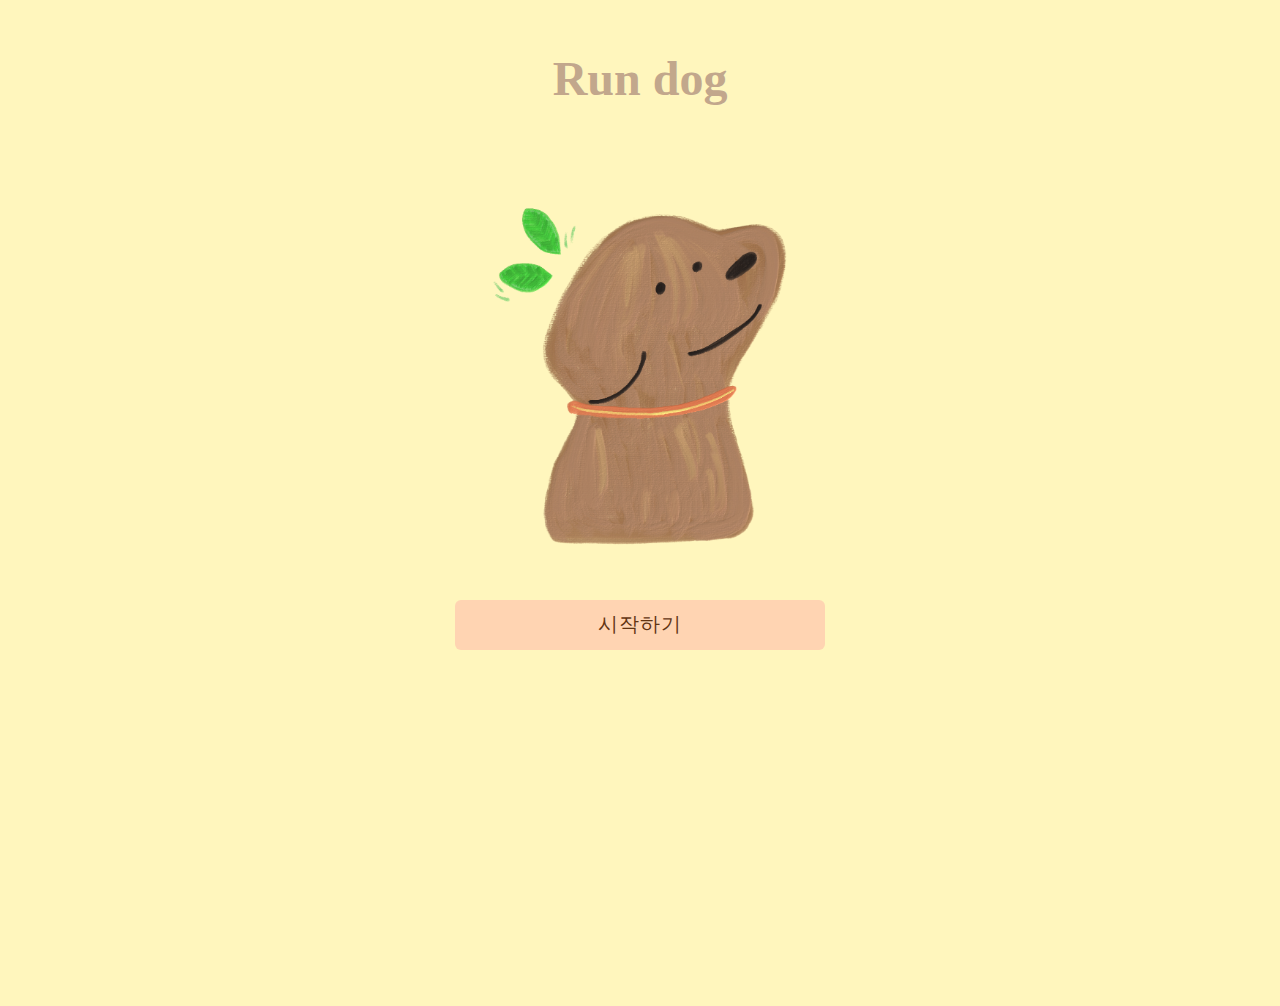
<file: front_cordova/www/index.html>
<!DOCTYPE html>
<html lang="en">
<head>
    <meta charset="UTF-8">
    <meta http-equiv="X-UA-Compatible" content="IE=edge">
    <meta name="viewport" content="width=device-width, initial-scale=1.0">
    <title> Run dog</title>

<link rel="stylesheet" href="./css/index.css">

</head>
<body>
    <h1>Run dog</h1> 
    <div style="text-align: center; margin-top: 100px; height: 800px;">
        <img src="./image/강아지초안2.png" style="width: 300px; height: 340px;">
        <input type='button' 
            value='시작하기' 
            class="button button-block"
            id="startbtn"
            onclick="location.href='./html/Userlogin,signup.html'"
            style="margin-top: 50px;"/>
    </div>
</body>
</html>
</file>
<file: front_cordova/www/css/index.css>
body {
	background: #FFF6BD;
}

h1 {
  text-align:center;
  color:#C2A78C;
  font-weight:thin;
  font-size: 48px;
  margin:0 0 40px;
  margin-top: 4%;
}

#startbtn {
  background: #FFD4B2;
  width: 370px;
  margin:auto;
  display:block;
  height: 50px;
  border: none;
  color: #623412;
  border-radius: 6px;
  font-family: 'Source Sans Pro', sans-serif;
  font-size: 20px;
  letter-spacing: 1px;
  outline: none;
  cursor: pointer;
  margin-top: 29%;
}

a {
text-decoration-line: none;
color: #623412;
}

body { height: 150px;

}

html, body, button {font-family : Serif;}
</file>
